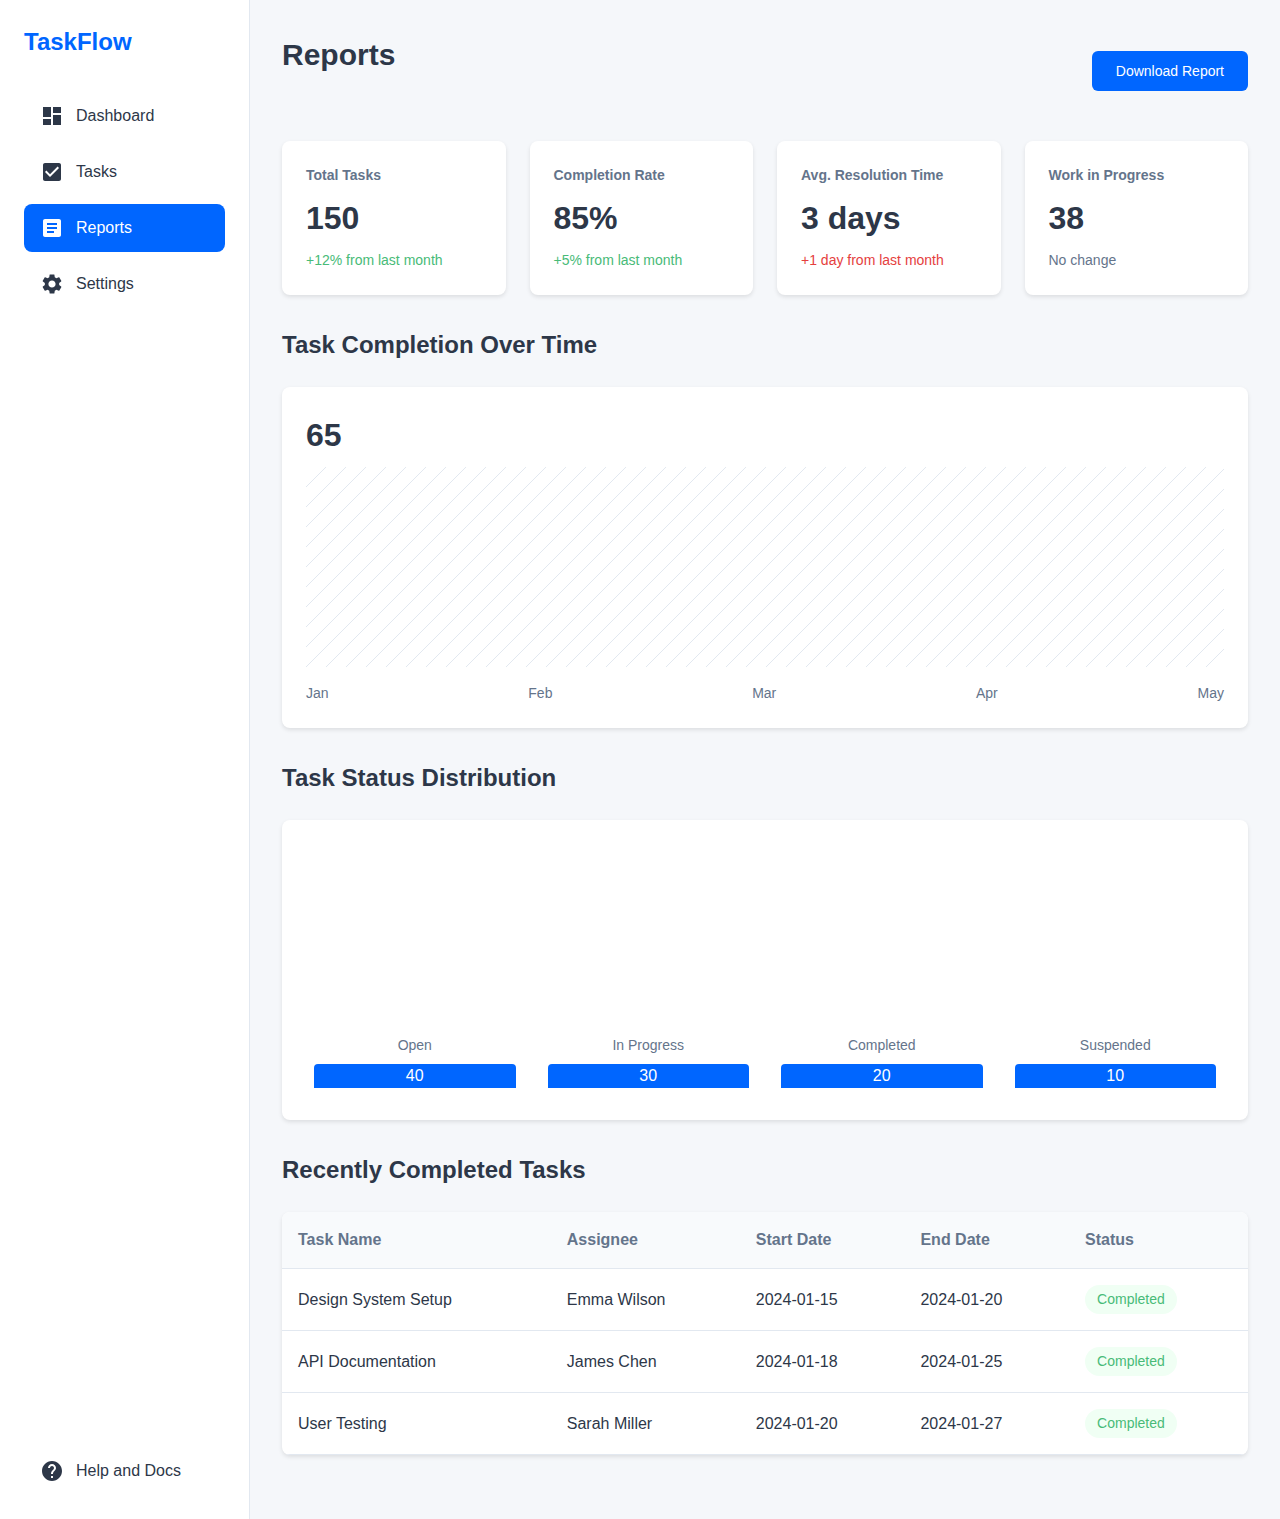
<file: reports.html>
<!DOCTYPE html>
<html lang="en">
<head>
    <meta charset="UTF-8">
    <meta name="viewport" content="width=device-width, initial-scale=1.0">
    <title>Reports - TaskFlow</title>
    <link rel="stylesheet" href="styles/main.css">
    <link rel="stylesheet" href="styles/reports.css">
</head>
<body>
    <div class="app-container">
        <nav class="sidebar">
            <div class="logo">TaskFlow</div>
            <ul class="nav-links">
                <li>
                    <a href="index.html">
                        <svg viewBox="0 0 24 24" width="24" height="24">
                            <path d="M3 13h8V3H3v10zm0 8h8v-6H3v6zm10 0h8V11h-8v10zm0-18v6h8V3h-8z"/>
                        </svg>
                        Dashboard
                    </a>
                </li>
                <li>
                    <a href="tasks.html">
                        <svg viewBox="0 0 24 24" width="24" height="24">
                            <path d="M19 3H5c-1.1 0-2 .9-2 2v14c0 1.1.9 2 2 2h14c1.1 0 2-.9 2-2V5c0-1.1-.9-2-2-2zm-9 14l-5-5 1.4-1.4 3.6 3.6 7.6-7.6L19 8l-9 9z"/>
                        </svg>
                        Tasks
                    </a>
                </li>
                <li class="active">
                    <a href="reports.html">
                        <svg viewBox="0 0 24 24" width="24" height="24">
                            <path d="M19 3H5c-1.1 0-2 .9-2 2v14c0 1.1.9 2 2 2h14c1.1 0 2-.9 2-2V5c0-1.1-.9-2-2-2zm-5 14H7v-2h7v2zm3-4H7v-2h10v2zm0-4H7V7h10v2z"/>
                        </svg>
                        Reports
                    </a>
                </li>
                <li>
                    <a href="settings.html">
                        <svg viewBox="0 0 24 24" width="24" height="24">
                            <path d="M19.14 12.94c.04-.3.06-.61.06-.94 0-.32-.02-.64-.07-.94l2.03-1.58c.18-.14.23-.41.12-.61l-1.92-3.32c-.12-.22-.37-.29-.59-.22l-2.39.96c-.5-.38-1.03-.7-1.62-.94l-.36-2.54c-.04-.24-.24-.41-.48-.41h-3.84c-.24 0-.43.17-.47.41l-.36 2.54c-.59.24-1.13.57-1.62.94l-2.39-.96c-.22-.08-.47 0-.59.22L2.74 8.87c-.12.21-.08.47.12.61l2.03 1.58c-.05.3-.07.63-.07.94s.02.64.07.94l-2.03 1.58c-.18.14-.23.41-.12.61l1.92 3.32c.12.22.37.29.59.22l2.39-.96c.5.38 1.03.7 1.62.94l.36 2.54c.05.24.24.41.48.41h3.84c.24 0 .44-.17.47-.41l.36-2.54c.59-.24 1.13-.56 1.62-.94l2.39.96c.22.08.47 0 .59-.22l1.92-3.32c.12-.22.07-.47-.12-.61l-2.01-1.58zM12 15.6c-1.98 0-3.6-1.62-3.6-3.6s1.62-3.6 3.6-3.6 3.6 1.62 3.6 3.6-1.62 3.6-3.6 3.6z"/>
                        </svg>
                        Settings
                    </a>
                </li>
            </ul>
            <div class="help-docs">
                <a href="#">
                    <svg viewBox="0 0 24 24" width="24" height="24">
                        <path d="M12 2C6.48 2 2 6.48 2 12s4.48 10 10 10 10-4.48 10-10S17.52 2 12 2zm1 17h-2v-2h2v2zm2.07-7.75l-.9.92C13.45 12.9 13 13.5 13 15h-2v-.5c0-1.1.45-2.1 1.17-2.83l1.24-1.26c.37-.36.59-.86.59-1.41 0-1.1-.9-2-2-2s-2 .9-2 2H8c0-2.21 1.79-4 4-4s4 1.79 4 4c0 .88-.36 1.68-.93 2.25z"/>
                    </svg>
                    Help and Docs
                </a>
            </div>
        </nav>

        <main class="main-content">
            <div class="reports-header">
                <h1>Reports</h1>
                <button class="download-report">Download Report</button>
            </div>

            <section class="key-metrics">
                <div class="metric-card">
                    <h3>Total Tasks</h3>
                    <div class="value">150</div>
                    <div class="trend positive">+12% from last month</div>
                </div>
                <div class="metric-card">
                    <h3>Completion Rate</h3>
                    <div class="value">85%</div>
                    <div class="trend positive">+5% from last month</div>
                </div>
                <div class="metric-card">
                    <h3>Avg. Resolution Time</h3>
                    <div class="value">3 days</div>
                    <div class="trend negative">+1 day from last month</div>
                </div>
                <div class="metric-card">
                    <h3>Work in Progress</h3>
                    <div class="value">38</div>
                    <div class="trend neutral">No change</div>
                </div>
            </section>

            <section class="completion-trend">
                <h2>Task Completion Over Time</h2>
                <div class="chart-container">
                    <div class="chart-value">65</div>
                    <div class="line-chart">
                        <!-- Chart will be styled with CSS -->
                        <div class="chart-line"></div>
                    </div>
                    <div class="chart-labels">
                        <span>Jan</span>
                        <span>Feb</span>
                        <span>Mar</span>
                        <span>Apr</span>
                        <span>May</span>
                    </div>
                </div>
            </section>

            <section class="task-distribution">
                <h2>Task Status Distribution</h2>
                <div class="distribution-chart">
                    <div class="bar">
                        <div class="bar-label">Open</div>
                        <div class="bar-value" style="height: 40%;">40</div>
                    </div>
                    <div class="bar">
                        <div class="bar-label">In Progress</div>
                        <div class="bar-value" style="height: 30%;">30</div>
                    </div>
                    <div class="bar">
                        <div class="bar-label">Completed</div>
                        <div class="bar-value" style="height: 20%;">20</div>
                    </div>
                    <div class="bar">
                        <div class="bar-label">Suspended</div>
                        <div class="bar-value" style="height: 10%;">10</div>
                    </div>
                </div>
            </section>

            <section class="recent-tasks">
                <h2>Recently Completed Tasks</h2>
                <table>
                    <thead>
                        <tr>
                            <th>Task Name</th>
                            <th>Assignee</th>
                            <th>Start Date</th>
                            <th>End Date</th>
                            <th>Status</th>
                        </tr>
                    </thead>
                    <tbody>
                        <tr>
                            <td>Design System Setup</td>
                            <td>Emma Wilson</td>
                            <td>2024-01-15</td>
                            <td>2024-01-20</td>
                            <td><span class="status completed">Completed</span></td>
                        </tr>
                        <tr>
                            <td>API Documentation</td>
                            <td>James Chen</td>
                            <td>2024-01-18</td>
                            <td>2024-01-25</td>
                            <td><span class="status completed">Completed</span></td>
                        </tr>
                        <tr>
                            <td>User Testing</td>
                            <td>Sarah Miller</td>
                            <td>2024-01-20</td>
                            <td>2024-01-27</td>
                            <td><span class="status completed">Completed</span></td>
                        </tr>
                    </tbody>
                </table>
            </section>
        </main>
    </div>
</body>
</html>
</file>
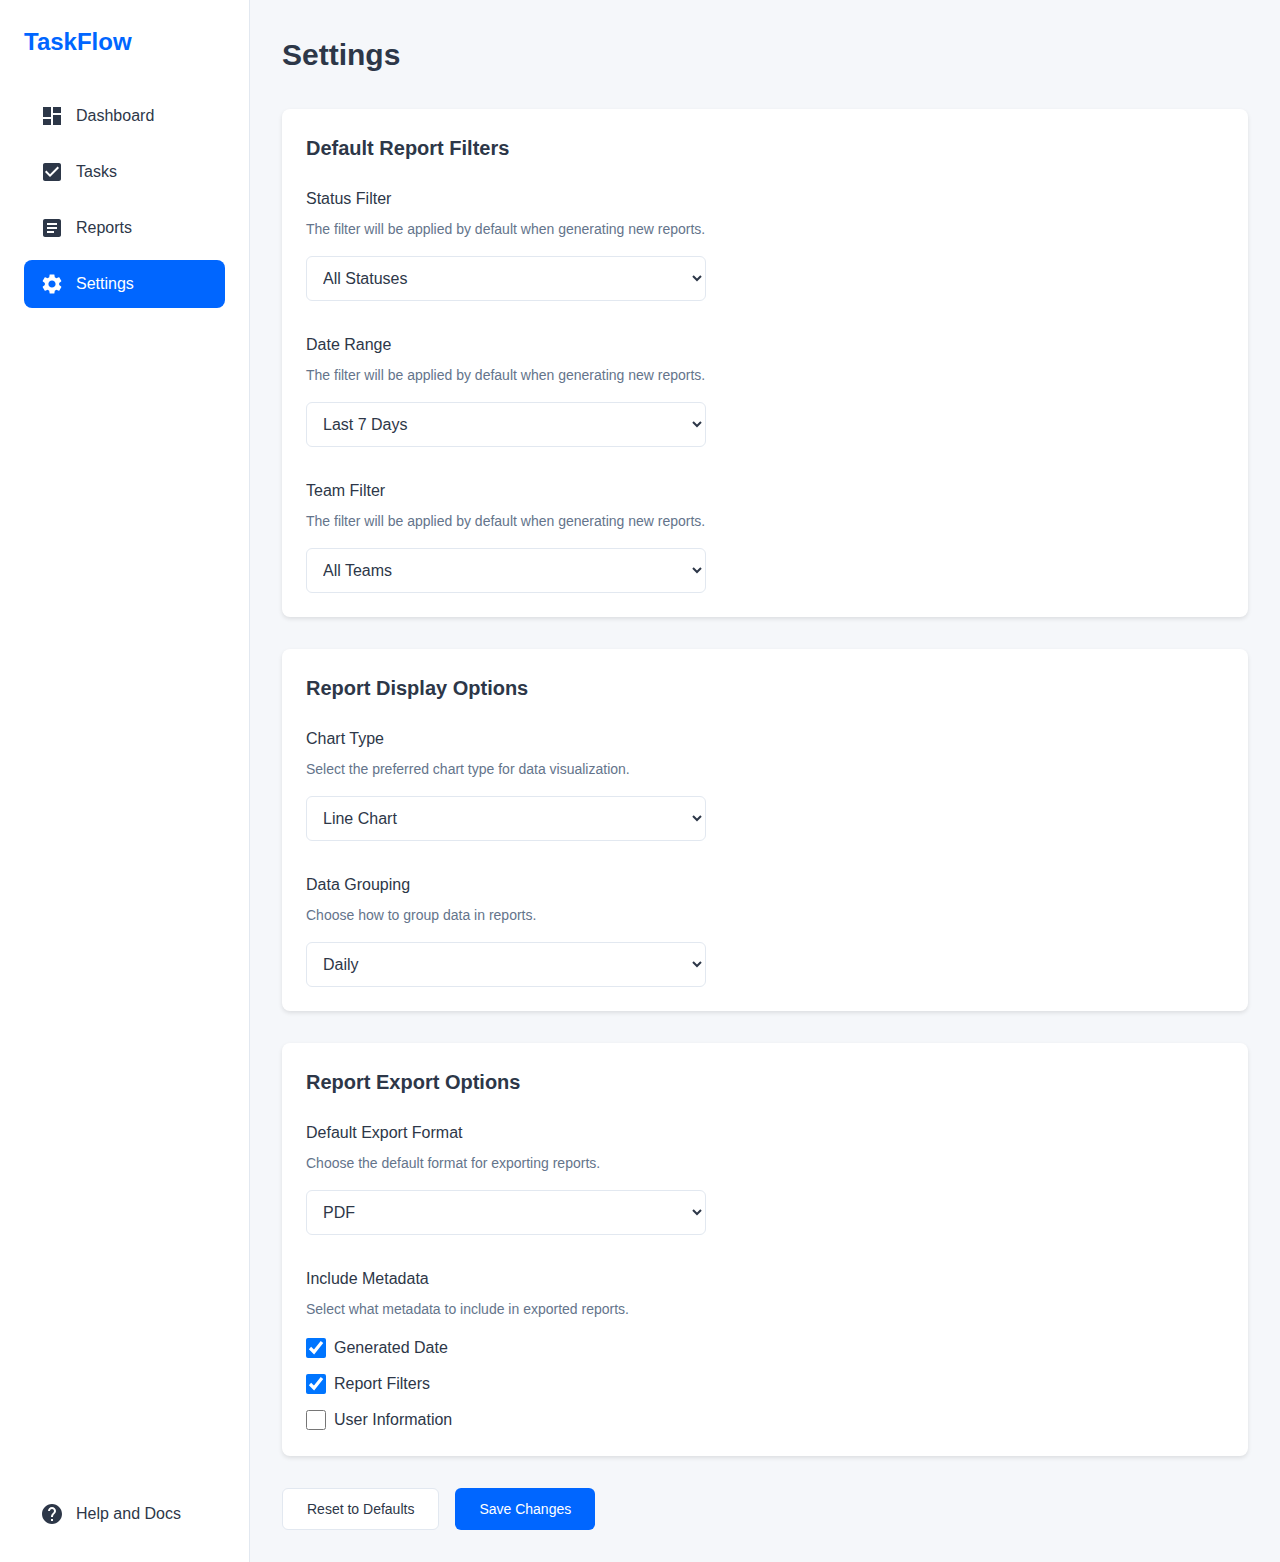
<file: settings.html>
<!DOCTYPE html>
<html lang="en">
<head>
    <meta charset="UTF-8">
    <meta name="viewport" content="width=device-width, initial-scale=1.0">
    <title>Settings - TaskFlow</title>
    <link rel="stylesheet" href="styles/main.css">
    <link rel="stylesheet" href="styles/settings.css">
</head>
<body>
    <div class="app-container">
        <nav class="sidebar">
            <div class="logo">TaskFlow</div>
            <ul class="nav-links">
                <li>
                    <a href="index.html">
                        <svg viewBox="0 0 24 24" width="24" height="24">
                            <path d="M3 13h8V3H3v10zm0 8h8v-6H3v6zm10 0h8V11h-8v10zm0-18v6h8V3h-8z"/>
                        </svg>
                        Dashboard
                    </a>
                </li>
                <li>
                    <a href="tasks.html">
                        <svg viewBox="0 0 24 24" width="24" height="24">
                            <path d="M19 3H5c-1.1 0-2 .9-2 2v14c0 1.1.9 2 2 2h14c1.1 0 2-.9 2-2V5c0-1.1-.9-2-2-2zm-9 14l-5-5 1.4-1.4 3.6 3.6 7.6-7.6L19 8l-9 9z"/>
                        </svg>
                        Tasks
                    </a>
                </li>
                <li>
                    <a href="reports.html">
                        <svg viewBox="0 0 24 24" width="24" height="24">
                            <path d="M19 3H5c-1.1 0-2 .9-2 2v14c0 1.1.9 2 2 2h14c1.1 0 2-.9 2-2V5c0-1.1-.9-2-2-2zm-5 14H7v-2h7v2zm3-4H7v-2h10v2zm0-4H7V7h10v2z"/>
                        </svg>
                        Reports
                    </a>
                </li>
                <li class="active">
                    <a href="settings.html">
                        <svg viewBox="0 0 24 24" width="24" height="24">
                            <path d="M19.14 12.94c.04-.3.06-.61.06-.94 0-.32-.02-.64-.07-.94l2.03-1.58c.18-.14.23-.41.12-.61l-1.92-3.32c-.12-.22-.37-.29-.59-.22l-2.39.96c-.5-.38-1.03-.7-1.62-.94l-.36-2.54c-.04-.24-.24-.41-.48-.41h-3.84c-.24 0-.43.17-.47.41l-.36 2.54c-.59.24-1.13.57-1.62.94l-2.39-.96c-.22-.08-.47 0-.59.22L2.74 8.87c-.12.21-.08.47.12.61l2.03 1.58c-.05.3-.07.63-.07.94s.02.64.07.94l-2.03 1.58c-.18.14-.23.41-.12.61l1.92 3.32c.12.22.37.29.59.22l2.39-.96c.5.38 1.03.7 1.62.94l.36 2.54c.05.24.24.41.48.41h3.84c.24 0 .44-.17.47-.41l.36-2.54c.59-.24 1.13-.56 1.62-.94l2.39.96c.22.08.47 0 .59-.22l1.92-3.32c.12-.22.07-.47-.12-.61l-2.01-1.58zM12 15.6c-1.98 0-3.6-1.62-3.6-3.6s1.62-3.6 3.6-3.6 3.6 1.62 3.6 3.6-1.62 3.6-3.6 3.6z"/>
                        </svg>
                        Settings
                    </a>
                </li>
            </ul>
            <div class="help-docs">
                <a href="#">
                    <svg viewBox="0 0 24 24" width="24" height="24">
                        <path d="M12 2C6.48 2 2 6.48 2 12s4.48 10 10 10 10-4.48 10-10S17.52 2 12 2zm1 17h-2v-2h2v2zm2.07-7.75l-.9.92C13.45 12.9 13 13.5 13 15h-2v-.5c0-1.1.45-2.1 1.17-2.83l1.24-1.26c.37-.36.59-.86.59-1.41 0-1.1-.9-2-2-2s-2 .9-2 2H8c0-2.21 1.79-4 4-4s4 1.79 4 4c0 .88-.36 1.68-.93 2.25z"/>
                    </svg>
                    Help and Docs
                </a>
            </div>
        </nav>

        <main class="main-content">
            <h1>Settings</h1>

            <section class="settings-section">
                <h2>Default Report Filters</h2>
                <div class="setting-group">
                    <div class="setting-item">
                        <label>Status Filter</label>
                        <p class="description">The filter will be applied by default when generating new reports.</p>
                        <select>
                            <option>All Statuses</option>
                            <option>Open</option>
                            <option>In Progress</option>
                            <option>Completed</option>
                        </select>
                    </div>

                    <div class="setting-item">
                        <label>Date Range</label>
                        <p class="description">The filter will be applied by default when generating new reports.</p>
                        <select>
                            <option>Last 7 Days</option>
                            <option>Last 30 Days</option>
                            <option>Last 3 Months</option>
                            <option>Custom Range</option>
                        </select>
                    </div>

                    <div class="setting-item">
                        <label>Team Filter</label>
                        <p class="description">The filter will be applied by default when generating new reports.</p>
                        <select>
                            <option>All Teams</option>
                            <option>Development</option>
                            <option>Design</option>
                            <option>Marketing</option>
                        </select>
                    </div>
                </div>
            </section>

            <section class="settings-section">
                <h2>Report Display Options</h2>
                <div class="setting-group">
                    <div class="setting-item">
                        <label>Chart Type</label>
                        <p class="description">Select the preferred chart type for data visualization.</p>
                        <select>
                            <option>Line Chart</option>
                            <option>Bar Chart</option>
                            <option>Pie Chart</option>
                        </select>
                    </div>

                    <div class="setting-item">
                        <label>Data Grouping</label>
                        <p class="description">Choose how to group data in reports.</p>
                        <select>
                            <option>Daily</option>
                            <option>Weekly</option>
                            <option>Monthly</option>
                        </select>
                    </div>
                </div>
            </section>

            <section class="settings-section">
                <h2>Report Export Options</h2>
                <div class="setting-group">
                    <div class="setting-item">
                        <label>Default Export Format</label>
                        <p class="description">Choose the default format for exporting reports.</p>
                        <select>
                            <option>PDF</option>
                            <option>Excel</option>
                            <option>CSV</option>
                        </select>
                    </div>

                    <div class="setting-item">
                        <label>Include Metadata</label>
                        <p class="description">Select what metadata to include in exported reports.</p>
                        <div class="checkbox-group">
                            <label class="checkbox">
                                <input type="checkbox" checked>
                                Generated Date
                            </label>
                            <label class="checkbox">
                                <input type="checkbox" checked>
                                Report Filters
                            </label>
                            <label class="checkbox">
                                <input type="checkbox">
                                User Information
                            </label>
                        </div>
                    </div>
                </div>
            </section>

            <div class="settings-actions">
                <button class="secondary">Reset to Defaults</button>
                <button class="primary">Save Changes</button>
            </div>
        </main>
    </div>
</body>
</html>
</file>
<file: styles/main.css>
:root {
    --primary-color: #0066ff;
    --secondary-color: #5c6ac4;
    --background-color: #f5f7fa;
    --text-color: #2d3748;
    --border-color: #e2e8f0;
    --success-color: #48bb78;
    --warning-color: #ed8936;
    --danger-color: #e53e3e;
    --sidebar-width: 250px;
    --header-height: 60px;
    --card-shadow: 0 2px 4px rgba(0, 0, 0, 0.1);
}

* {
    margin: 0;
    padding: 0;
    box-sizing: border-box;
}

body {
    font-family: -apple-system, BlinkMacSystemFont, 'Segoe UI', Roboto, Oxygen, Ubuntu, Cantarell, sans-serif;
    background-color: var(--background-color);
    color: var(--text-color);
    line-height: 1.5;
}

.app-container {
    display: flex;
    min-height: 100vh;
}

/* Sidebar Styles */
.sidebar {
    width: var(--sidebar-width);
    background-color: white;
    padding: 1.5rem;
    border-right: 1px solid var(--border-color);
    display: flex;
    flex-direction: column;
}

.logo {
    font-size: 1.5rem;
    font-weight: bold;
    color: var(--primary-color);
    margin-bottom: 2rem;
}

.nav-links {
    list-style: none;
    margin-bottom: auto;
}

.nav-links li {
    margin-bottom: 0.5rem;
}

.nav-links a {
    display: flex;
    align-items: center;
    padding: 0.75rem 1rem;
    color: var(--text-color);
    text-decoration: none;
    border-radius: 0.5rem;
    transition: background-color 0.2s;
}

.nav-links a svg {
    margin-right: 0.75rem;
    fill: currentColor;
}

.nav-links li.active a {
    background-color: var(--primary-color);
    color: white;
}

.nav-links a:hover {
    background-color: var(--background-color);
}

.help-docs a {
    display: flex;
    align-items: center;
    color: var(--text-color);
    text-decoration: none;
    padding: 0.75rem 1rem;
}

.help-docs svg {
    margin-right: 0.75rem;
    fill: currentColor;
}

/* Main Content Styles */
.main-content {
    flex: 1;
    padding: 2rem;
    overflow-y: auto;
}

h1 {
    font-size: 1.875rem;
    font-weight: bold;
    margin-bottom: 2rem;
}

h2 {
    font-size: 1.5rem;
    font-weight: bold;
    margin-bottom: 1.5rem;
}

/* Card Styles */
.summary-cards {
    display: grid;
    grid-template-columns: repeat(auto-fit, minmax(240px, 1fr));
    gap: 1.5rem;
    margin-bottom: 2rem;
}

.card {
    background-color: white;
    padding: 1.5rem;
    border-radius: 0.5rem;
    box-shadow: var(--card-shadow);
}

.card h3 {
    font-size: 1rem;
    color: #64748b;
    margin-bottom: 0.5rem;
}

.card .value {
    font-size: 2rem;
    font-weight: bold;
    margin-bottom: 0.5rem;
}

.trend {
    font-size: 0.875rem;
    font-weight: 500;
}

.trend.positive {
    color: var(--success-color);
}

.trend.negative {
    color: var(--danger-color);
}

/* Table Styles */
table {
    width: 100%;
    border-collapse: collapse;
    background-color: white;
    border-radius: 0.5rem;
    overflow: hidden;
    box-shadow: var(--card-shadow);
}

th, td {
    padding: 1rem;
    text-align: left;
    border-bottom: 1px solid var(--border-color);
}

th {
    background-color: #f8fafc;
    font-weight: 600;
}

.status {
    display: inline-block;
    padding: 0.25rem 0.75rem;
    border-radius: 1rem;
    font-size: 0.875rem;
    font-weight: 500;
}

.status.in-progress {
    background-color: #ebf5ff;
    color: var(--primary-color);
}

.status.completed {
    background-color: #f0fff4;
    color: var(--success-color);
}

.status.open {
    background-color: #f7fafc;
    color: #4a5568;
}

/* Button Styles */
button {
    padding: 0.5rem 1rem;
    border: 1px solid var(--border-color);
    border-radius: 0.375rem;
    background-color: white;
    color: var(--text-color);
    cursor: pointer;
    font-size: 0.875rem;
    transition: all 0.2s;
}

button:hover {
    background-color: var(--background-color);
}

.new-task-btn {
    background-color: var(--primary-color);
    color: white;
    border: none;
    padding: 0.75rem 1.5rem;
    font-weight: 500;
    margin-top: 2rem;
}

.new-task-btn:hover {
    background-color: var(--secondary-color);
}

/* Chart Styles */
.chart-container {
    background-color: white;
    padding: 1.5rem;
    border-radius: 0.5rem;
    box-shadow: var(--card-shadow);
    margin-bottom: 2rem;
}

.chart-header {
    margin-bottom: 1.5rem;
}

.chart-value {
    font-size: 2rem;
    font-weight: bold;
    margin-bottom: 0.5rem;
}

.chart-period {
    color: #64748b;
    font-size: 0.875rem;
}

.line-chart {
    height: 200px;
    position: relative;
    margin-bottom: 1rem;
}

.chart-line {
    position: absolute;
    bottom: 0;
    left: 0;
    width: 100%;
    height: 100%;
    background: linear-gradient(to bottom right, 
        transparent 0%, transparent 49.9%, 
        var(--border-color) 49.9%, var(--border-color) 50.1%, 
        transparent 50.1%, transparent 100%
    );
    background-size: 20px 20px;
}

.chart-labels {
    display: flex;
    justify-content: space-between;
    color: #64748b;
    font-size: 0.875rem;
}

/* Actions Column */
.actions {
    display: flex;
    gap: 0.5rem;
}

.actions button {
    padding: 0.25rem 0.75rem;
    font-size: 0.75rem;
} 

/* Responsive Styles */
@media screen and (max-width: 1024px) {
    .summary-cards {
        grid-template-columns: repeat(2, 1fr);
    }
}

@media screen and (max-width: 768px) {
    .app-container {
        flex-direction: column;
    }

    .sidebar {
        width: 100%;
        padding: 1rem;
        position: sticky;
        top: 0;
        z-index: 100;
        background-color: white;
        border-right: none;
        border-bottom: 1px solid var(--border-color);
    }

    .nav-links {
        display: flex;
        margin-bottom: 0;
        overflow-x: auto;
        padding-bottom: 0.5rem;
    }

    .nav-links li {
        margin-bottom: 0;
        margin-right: 0.5rem;
    }

    .nav-links a {
        padding: 0.5rem;
    }

    .nav-links a svg {
        margin-right: 0;
    }

    .nav-links a span {
        display: none;
    }

    .help-docs {
        display: none;
    }

    .main-content {
        padding: 1rem;
    }

    .summary-cards {
        grid-template-columns: 1fr;
        gap: 1rem;
    }

    table {
        display: block;
        overflow-x: auto;
        white-space: nowrap;
    }

    th, td {
        padding: 0.75rem;
        min-width: 120px;
    }

    .actions {
        min-width: 200px;
    }
}

@media screen and (max-width: 480px) {
    h1 {
        font-size: 1.5rem;
        margin-bottom: 1rem;
    }

    h2 {
        font-size: 1.25rem;
        margin-bottom: 1rem;
    }

    .card {
        padding: 1rem;
    }

    .card .value {
        font-size: 1.5rem;
    }

    button {
        width: 100%;
    }

    .actions {
        flex-direction: column;
        gap: 0.25rem;
    }

    .actions button {
        width: 100%;
    }
}
</file>
<file: styles/reports.css>
.reports-header {
    display: flex;
    justify-content: space-between;
    align-items: center;
    margin-bottom: 2rem;
}

.download-report {
    background-color: var(--primary-color);
    color: white;
    border: none;
    padding: 0.75rem 1.5rem;
    font-weight: 500;
}

.download-report:hover {
    background-color: var(--secondary-color);
}

/* Key Metrics Section */
.key-metrics {
    display: grid;
    grid-template-columns: repeat(auto-fit, minmax(200px, 1fr));
    gap: 1.5rem;
    margin-bottom: 2rem;
}

.metric-card {
    background-color: white;
    padding: 1.5rem;
    border-radius: 0.5rem;
    box-shadow: var(--card-shadow);
}

.metric-card h3 {
    color: #64748b;
    font-size: 0.875rem;
    margin-bottom: 0.5rem;
}

.metric-card .value {
    font-size: 2rem;
    font-weight: bold;
    margin-bottom: 0.5rem;
}

.trend {
    font-size: 0.875rem;
    font-weight: 500;
}

.trend.neutral {
    color: #64748b;
}

/* Completion Trend Section */
.completion-trend {
    margin-bottom: 2rem;
}

/* Task Distribution Section */
.task-distribution {
    margin-bottom: 2rem;
}

.distribution-chart {
    background-color: white;
    padding: 2rem;
    border-radius: 0.5rem;
    box-shadow: var(--card-shadow);
    height: 300px;
    display: flex;
    align-items: flex-end;
    justify-content: space-around;
    gap: 2rem;
}

.bar {
    flex: 1;
    display: flex;
    flex-direction: column;
    align-items: center;
    gap: 0.5rem;
}

.bar-value {
    width: 100%;
    background-color: var(--primary-color);
    border-radius: 0.25rem 0.25rem 0 0;
    color: white;
    display: flex;
    align-items: center;
    justify-content: center;
    font-weight: 500;
    transition: height 0.3s ease;
}

.bar-label {
    font-size: 0.875rem;
    color: #64748b;
}

/* Recent Tasks Section */
.recent-tasks {
    margin-bottom: 2rem;
}

.recent-tasks table {
    width: 100%;
    background-color: white;
    border-radius: 0.5rem;
    box-shadow: var(--card-shadow);
    overflow: hidden;
}

.recent-tasks th,
.recent-tasks td {
    padding: 1rem;
    text-align: left;
    border-bottom: 1px solid var(--border-color);
}

.recent-tasks th {
    background-color: #f8fafc;
    font-weight: 600;
    color: #64748b;
}

/* Status styles are inherited from main.css */

/* Responsive Styles */
@media screen and (max-width: 768px) {
    .reports-header {
        flex-direction: column;
        gap: 1rem;
        align-items: stretch;
    }

    .download-report {
        width: 100%;
        justify-content: center;
    }

    .key-metrics {
        grid-template-columns: 1fr;
        gap: 1rem;
    }

    .distribution-chart {
        padding: 1rem;
        height: 200px;
        gap: 1rem;
    }

    .bar-label {
        font-size: 0.75rem;
        writing-mode: vertical-rl;
        transform: rotate(180deg);
        margin-top: 0.5rem;
    }

    .recent-tasks {
        margin: 0 -1rem;
    }

    .recent-tasks table {
        border-radius: 0;
    }
}

@media screen and (max-width: 480px) {
    .metric-card {
        padding: 1rem;
    }

    .metric-card .value {
        font-size: 1.5rem;
    }

    .chart-container {
        padding: 1rem;
    }

    .chart-value {
        font-size: 1.5rem;
    }
}
</file>
<file: styles/settings.css>
.settings-section {
    background-color: white;
    border-radius: 0.5rem;
    box-shadow: var(--card-shadow);
    padding: 1.5rem;
    margin-bottom: 2rem;
}

.settings-section h2 {
    color: var(--text-color);
    font-size: 1.25rem;
    margin-bottom: 1.5rem;
}

.setting-group {
    display: grid;
    gap: 2rem;
}

.setting-item {
    display: flex;
    flex-direction: column;
    gap: 0.5rem;
}

.setting-item label {
    font-weight: 500;
    color: var(--text-color);
}

.setting-item .description {
    color: #64748b;
    font-size: 0.875rem;
    margin-bottom: 0.5rem;
}

/* Form Controls */
select {
    padding: 0.75rem;
    border: 1px solid var(--border-color);
    border-radius: 0.375rem;
    font-size: 1rem;
    color: var(--text-color);
    background-color: white;
    width: 100%;
    max-width: 400px;
}

select:focus {
    outline: none;
    border-color: var(--primary-color);
    box-shadow: 0 0 0 3px rgba(0, 102, 255, 0.1);
}

.checkbox-group {
    display: flex;
    flex-direction: column;
    gap: 0.75rem;
}

.checkbox {
    display: flex;
    align-items: center;
    gap: 0.5rem;
    cursor: pointer;
}

.checkbox input[type="checkbox"] {
    width: 1.25rem;
    height: 1.25rem;
    border: 2px solid var(--border-color);
    border-radius: 0.25rem;
    cursor: pointer;
}

.checkbox input[type="checkbox"]:checked {
    background-color: var(--primary-color);
    border-color: var(--primary-color);
}

/* Action Buttons */
.settings-actions {
    display: flex;
    gap: 1rem;
    margin-top: 2rem;
}

.settings-actions button {
    padding: 0.75rem 1.5rem;
    border-radius: 0.375rem;
    font-weight: 500;
    cursor: pointer;
    transition: all 0.2s;
}

.settings-actions button.primary {
    background-color: var(--primary-color);
    color: white;
    border: none;
}

.settings-actions button.primary:hover {
    background-color: var(--secondary-color);
}

.settings-actions button.secondary {
    background-color: white;
    color: var(--text-color);
    border: 1px solid var(--border-color);
}

.settings-actions button.secondary:hover {
    background-color: var(--background-color);
} 

/* Responsive Styles */
@media screen and (max-width: 768px) {
    .settings-section {
        padding: 1rem;
        margin: 0 -1rem 1rem -1rem;
        border-radius: 0;
    }

    .setting-group {
        gap: 1.5rem;
    }

    select {
        max-width: 100%;
    }

    .settings-actions {
        flex-direction: column;
        margin: 1rem -1rem -1rem -1rem;
        padding: 1rem;
        background-color: white;
        border-top: 1px solid var(--border-color);
    }

    .settings-actions button {
        width: 100%;
    }
}

@media screen and (max-width: 480px) {
    .setting-item {
        gap: 0.25rem;
    }

    .setting-item .description {
        font-size: 0.75rem;
    }

    .checkbox-group {
        gap: 0.5rem;
    }

    .checkbox {
        font-size: 0.875rem;
    }
}
</file>
